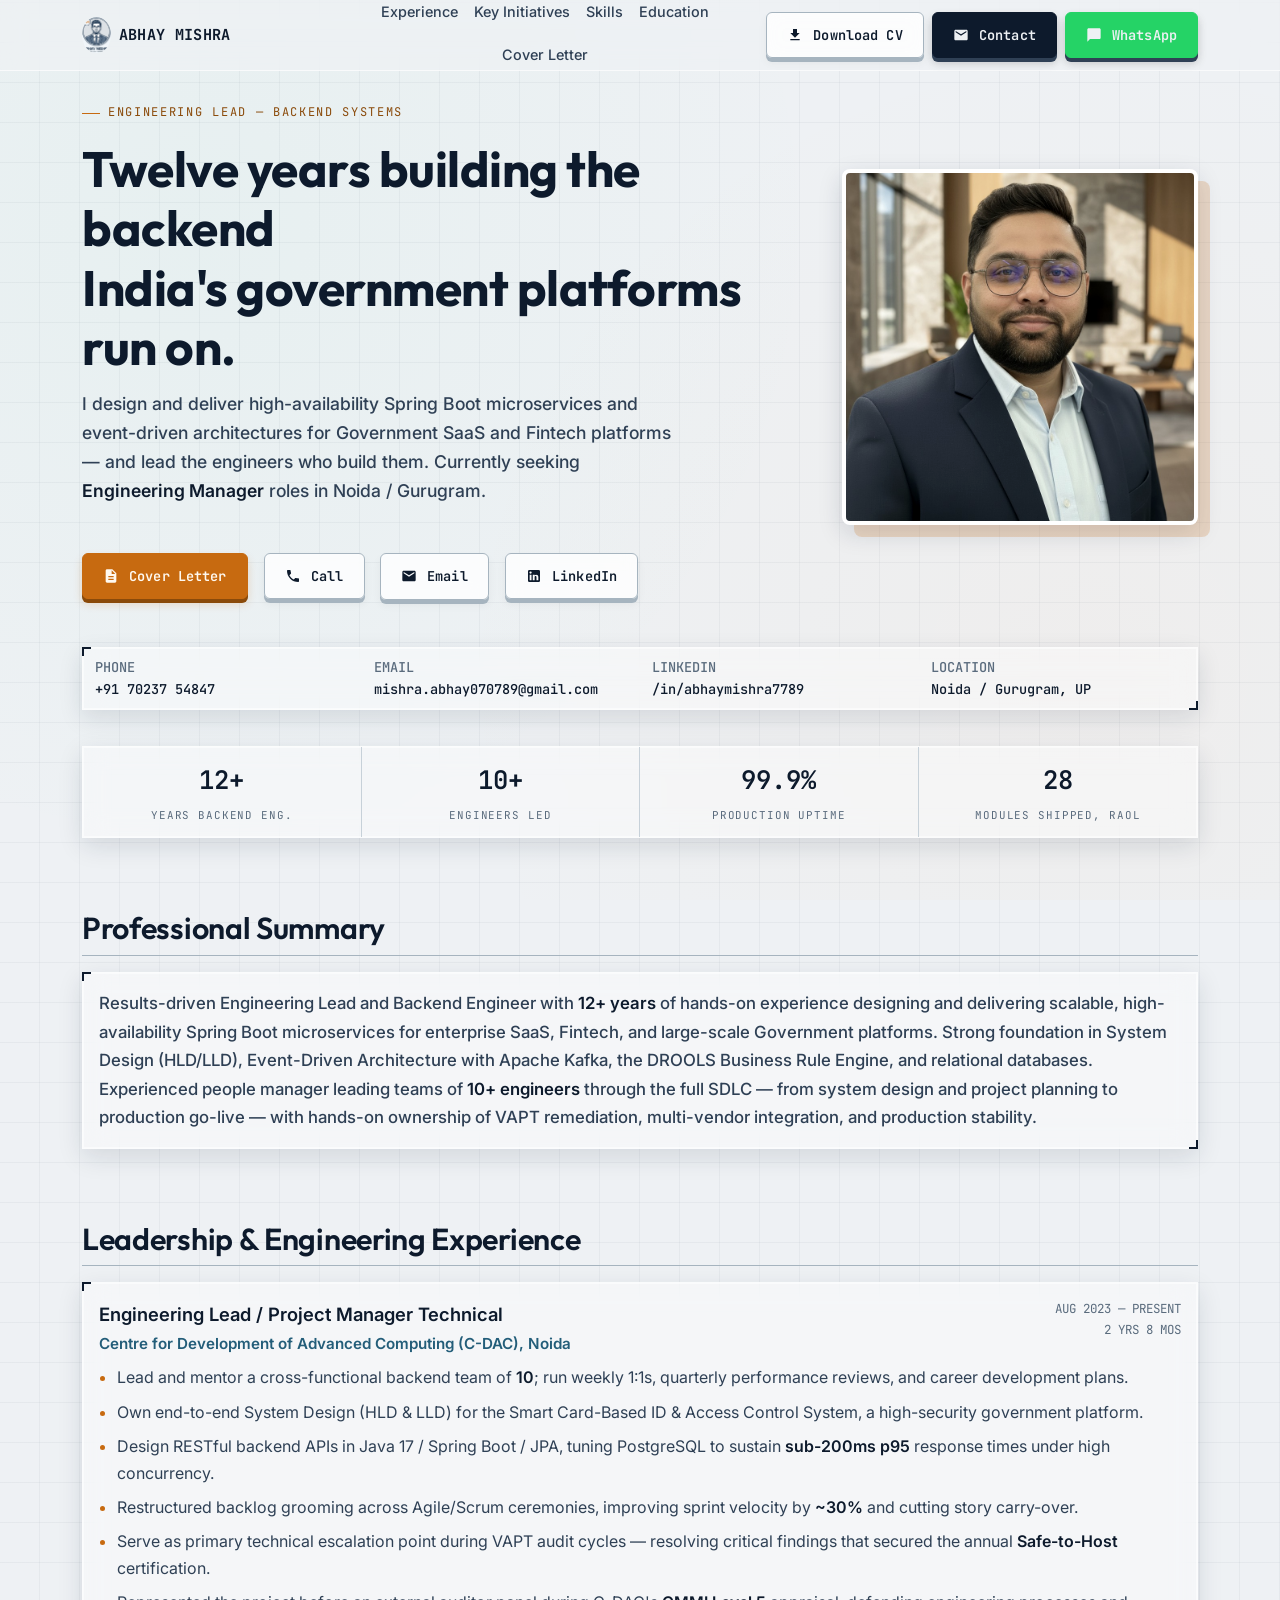
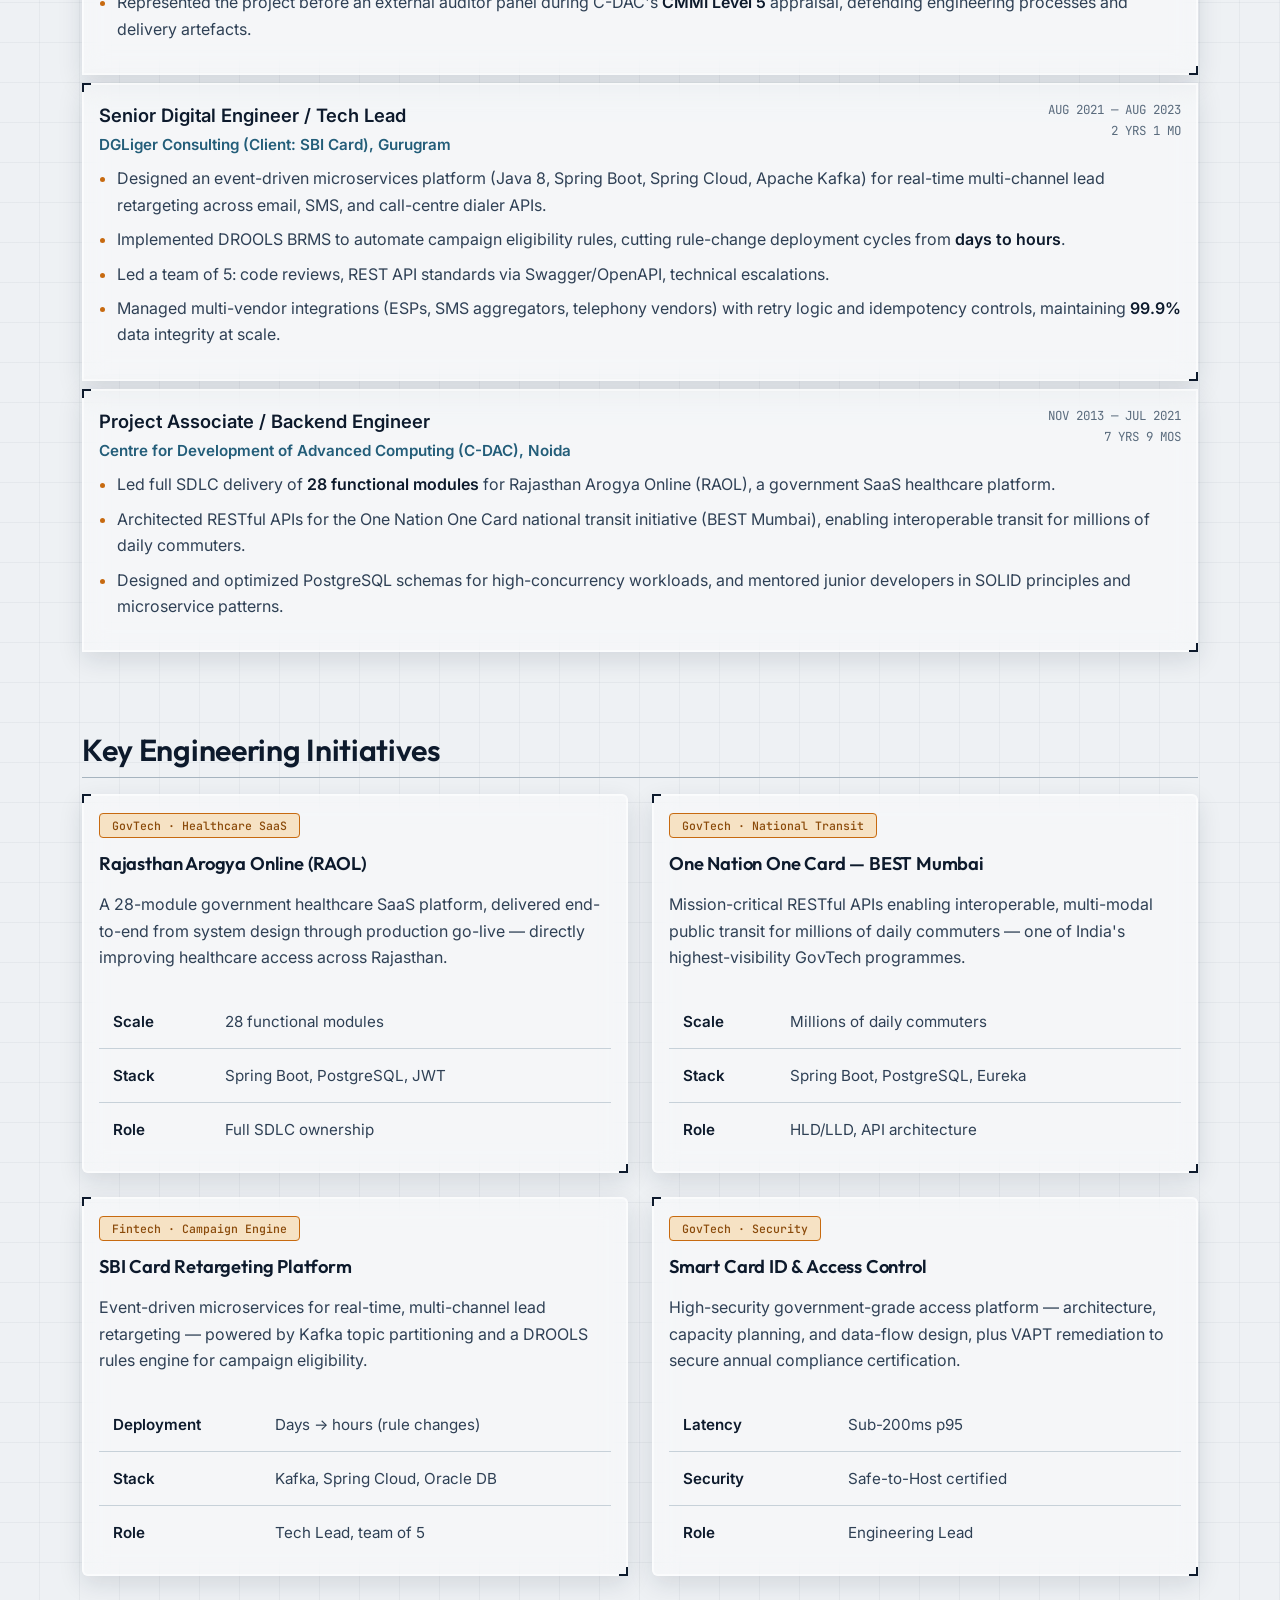
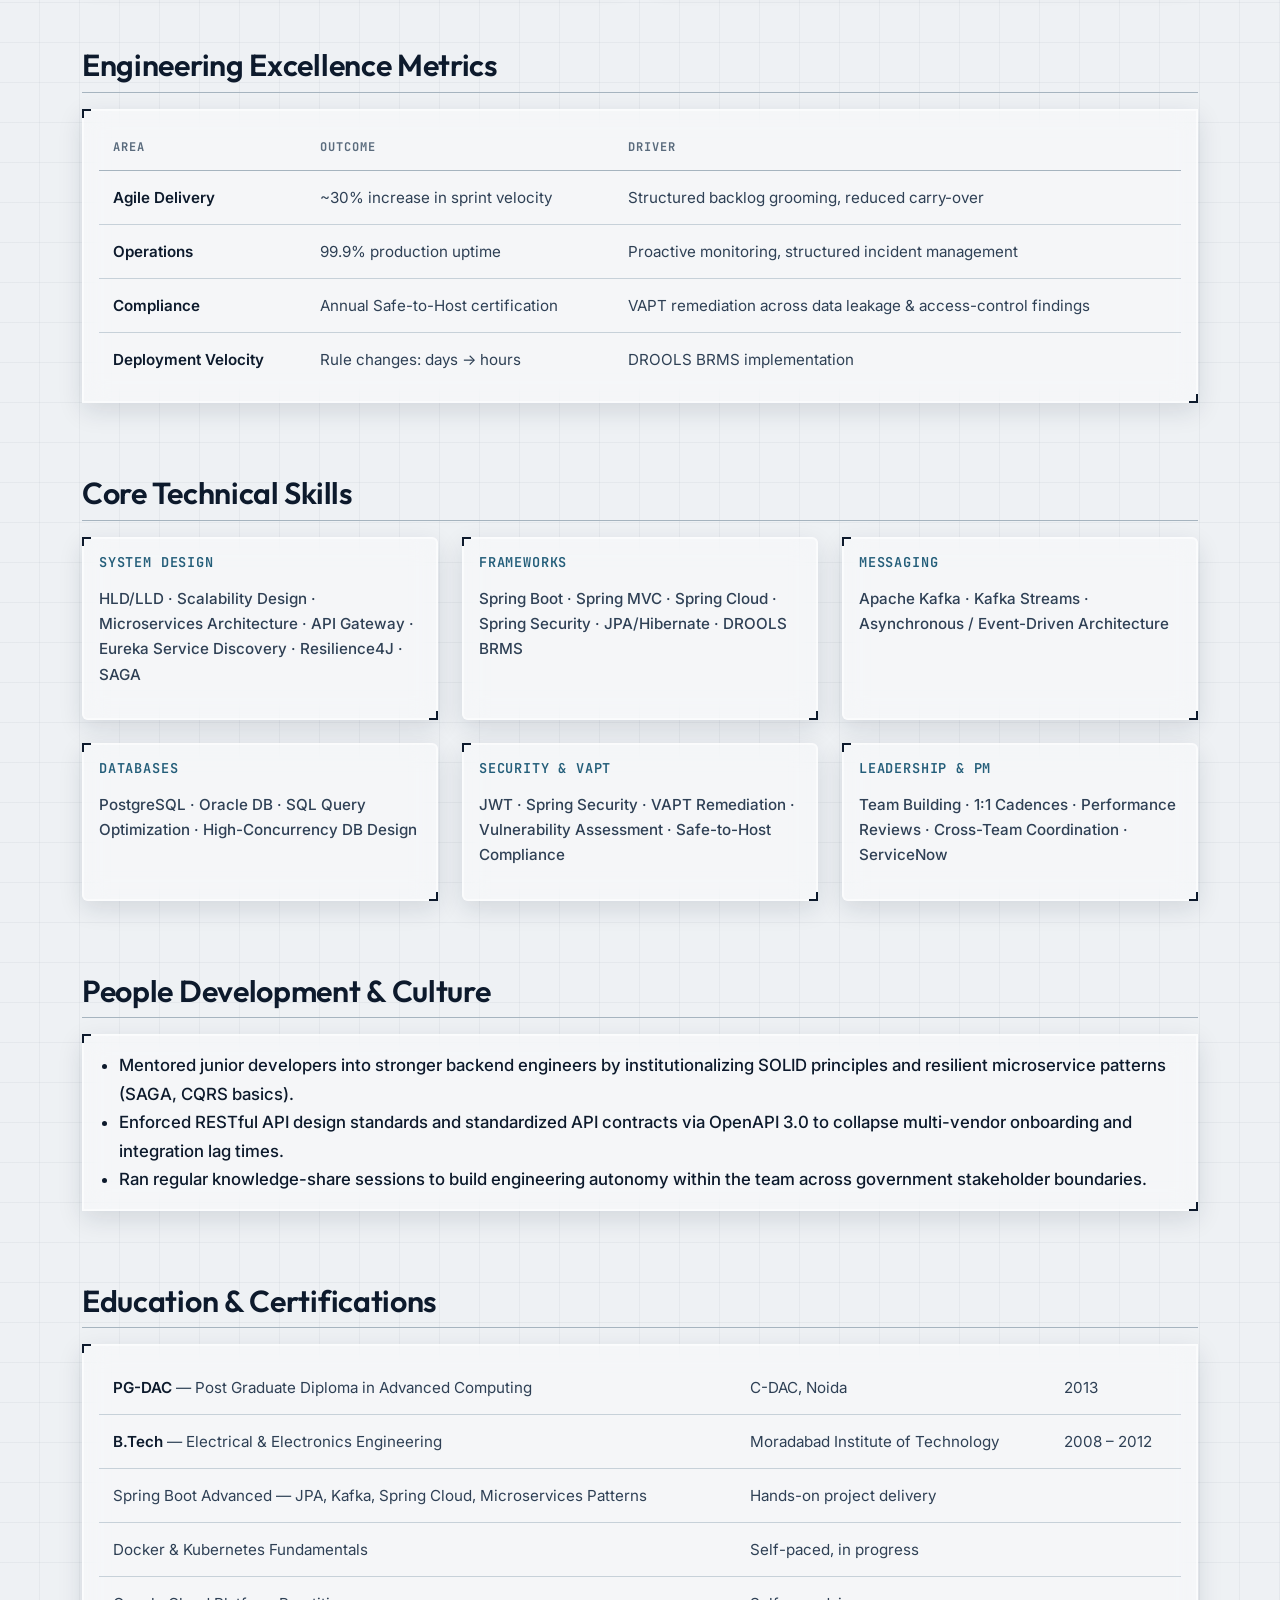
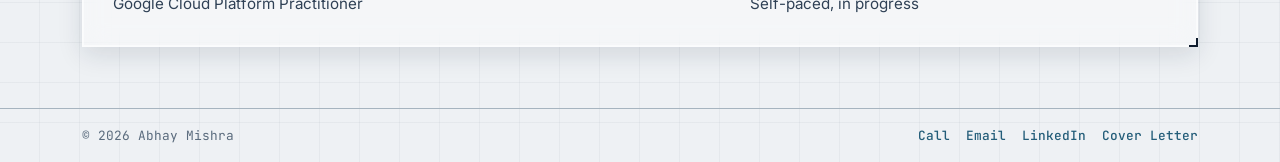
<file: index.html>
<!DOCTYPE html>
<html lang="en">

<head>
  <meta charset="UTF-8">
  <meta name="viewport" content="width=device-width, initial-scale=1.0, maximum-scale=5.0">
  <meta name="description"
    content="Abhay Mishra — Engineering Lead with 12+ years building high-availability Spring Boot microservices for Government and Fintech platforms, now pursuing Engineering Manager roles.">
  <meta name="theme-color" content="#eef1f4">
  <title>Abhay Mishra — Engineering Lead / Aspiring Engineering Manager</title>

  <link rel="preconnect" href="https://fonts.googleapis.com">
  <link rel="preconnect" href="https://fonts.gstatic.com" crossorigin>
  <link href="https://fonts.googleapis.com/css2?family=Inter:wght@400;500;600;700&family=Outfit:wght@400;500;600;700;800&family=JetBrains+Mono:wght@400;500&display=swap" rel="stylesheet">
  <link href="https://cdn.jsdelivr.net/npm/bootstrap@5.3.0/dist/css/bootstrap.min.css" rel="stylesheet">
  <link rel="icon" href="asset/logo.png?v=2" type="image/png">
  <link rel="stylesheet" href="styles.css">
</head>

<body id="app-body">

  <nav class="site-nav no-print">
    <div class="container">
      <div class="row align-items-center text-center text-lg-start gap-3 gap-lg-0">
        <div class="col-12 col-lg-3 d-flex justify-content-center justify-content-lg-start">
          <a href="index.html" class="nav-mark d-flex align-items-center gap-2 text-decoration-none">
            <img src="asset/logo.png" alt="Abhay Mishra Logo" style="height: 36px; width: auto; border-radius: 50%;">
            <span style="color: var(--ink); font-weight: 700;">ABHAY MISHRA</span>
          </a>
        </div>
        <div class="col-12 col-lg-4 nav-links d-flex justify-content-center flex-wrap gap-3">
          <a href="#experience">Experience</a>
          <a href="#work">Key Initiatives</a>
          <a href="#skills">Skills</a>
          <a href="#education">Education</a>
          <a href="cover-letter.html">Cover Letter</a>
        </div>
        <div class="col-12 col-lg-5 d-flex justify-content-center justify-content-lg-end gap-2 flex-wrap">
          <button
            onclick="const a = document.createElement('a'); a.href = 'asset/Abhay_Mishra_Resume.pdf'; a.download = 'Abhay_Mishra_Resume.pdf'; a.click();"
            class="btn btn-secondary no-print">
            <svg class="icon-anim" viewBox="0 0 24 24" style="width: 16px; height: 16px; fill: currentColor;">
              <path d="M19 9h-4V3H9v6H5l7 7 7-7zM5 18v2h14v-2H5z" />
            </svg>
            Download CV
          </button>
          <a href="mailto:mishra.abhay070789@gmail.com" class="btn btn-primary no-print">
            <svg class="icon-anim" viewBox="0 0 24 24">
              <path
                d="M20 4H4c-1.1 0-1.99.9-1.99 2L2 18c0 1.1.9 2 2 2h16c1.1 0 2-.9 2-2V6c0-1.1-.9-2-2-2zm0 4l-8 5-8-5V6l8 5 8-5v2z" />
            </svg>
            Contact
          </a>
          <a href="https://wa.me/917023754847" target="_blank" class="btn btn-primary no-print" style="background-color: #25D366; border-color: #25D366;">
            <svg class="icon-anim" viewBox="0 0 24 24" style="width: 16px; height: 16px; fill: currentColor;">
              <path d="M20 2H4c-1.1 0-2 .9-2 2v18l4-4h14c1.1 0 2-.9 2-2V4c0-1.1-.9-2-2-2z"/>
            </svg>
            WhatsApp
          </a>
        </div>
      </div>
    </div>
  </nav>

  <main class="container" id="portfolio-main">

    <!-- ============ TITLE BLOCK / HERO ============ -->
    <section style="padding-top: var(--space-2xl);">
      <div class="row" style="align-items: center;">

        <!-- Text Content (8 Columns) -->
        <div class="col-12 col-lg-8">
          <span class="eyebrow">Engineering Lead — Backend Systems</span>
          <h1 class="mt-3">Twelve years building the backend<br>India's government platforms run on.</h1>
          <p style="max-width: 600px; font-size: 1.1rem; font-weight: 500; margin-top: var(--space-lg);">
            I design and deliver high-availability Spring Boot microservices and event-driven
            architectures for Government SaaS and Fintech platforms — and lead the engineers
            who build them. Currently seeking <strong>Engineering Manager</strong> roles in
            Noida / Gurugram.
          </p>
          <div class="d-flex gap-3 mt-5 flex-wrap no-print">
            <a href="cover-letter.html" class="btn btn-accent">
              <svg class="icon-anim" viewBox="0 0 24 24" style="width: 16px; height: 16px; fill: currentColor;">
                <path d="M14 2H6c-1.1 0-1.99.9-1.99 2L4 20c0 1.1.89 2 1.99 2H18c1.1 0 2-.9 2-2V8l-6-6zm2 16H8v-2h8v2zm0-4H8v-2h8v2zm-3-5V3.5L18.5 9H13z"/>
              </svg>
              Cover Letter
            </a>
            <a href="tel:+917023754847" class="btn btn-secondary">
              <svg class="icon-anim" viewBox="0 0 24 24" style="width: 16px; height: 16px; fill: currentColor;">
                <path d="M6.62 10.79c1.44 2.83 3.76 5.14 6.59 6.59l2.2-2.2c.27-.27.67-.36 1.02-.24 1.12.37 2.33.57 3.57.57.55 0 1 .45 1 1V20c0 .55-.45 1-1 1-9.39 0-17-7.61-17-17 0-.55.45-1 1-1h3.5c.55 0 1 .45 1 1 0 1.25.2 2.45.57 3.57.11.35.03.74-.25 1.02l-2.2 2.2z"/>
              </svg>
              Call
            </a>
            <a href="mailto:mishra.abhay070789@gmail.com" class="btn btn-secondary">
              <svg class="icon-anim" viewBox="0 0 24 24" style="width: 16px; height: 16px; fill: currentColor;">
                <path d="M20 4H4c-1.1 0-1.99.9-1.99 2L2 18c0 1.1.9 2 2 2h16c1.1 0 2-.9 2-2V6c0-1.1-.9-2-2-2zm0 4l-8 5-8-5V6l8 5 8-5v2z" />
              </svg>
              Email
            </a>
            <a href="https://linkedin.com/in/abhaymishra7789" target="_blank" class="btn btn-secondary">
              <svg class="icon-anim" viewBox="0 0 24 24" style="width: 16px; height: 16px; fill: currentColor;">
                <path d="M19 3a2 2 0 0 1 2 2v14a2 2 0 0 1-2 2H5a2 2 0 0 1-2-2V5a2 2 0 0 1 2-2h14m-.5 15.5v-5.3a3.26 3.26 0 0 0-3.26-3.26c-.85 0-1.84.52-2.32 1.3v-1.11h-2.79v8.37h2.79v-4.93c0-.77.62-1.4 1.39-1.4a1.4 1.4 0 0 1 1.4 1.4v4.93h2.79M6.88 8.56a1.68 1.68 0 0 0 1.68-1.68c0-.93-.75-1.69-1.68-1.69a1.69 1.69 0 0 0-1.69 1.69c0 .93.76 1.68 1.69 1.68m1.39 9.94v-8.37H5.5v8.37h2.77z"/>
              </svg>
              LinkedIn
            </a>
          </div>
        </div>

        <!-- Profile Photograph (4 Columns) -->
        <div class="col-12 col-lg-4 d-flex justify-content-center mt-5 mt-lg-0">
          <div class="tilt-wrapper" style="width: 100%; max-width: 380px;">
            <div class="hero-photo tilt-card" style="width: 100%; aspect-ratio: 1/1;">
              <img src="asset/profile.jpeg" alt="Abhay Mishra">
            </div>
          </div>
        </div>

      </div>

      <!-- Title block: contact metadata, drafting-sheet style -->
      <div class="tilt-wrapper mt-5 reveal">
        <div class="bracketed tilt-card" style="padding: var(--space-md) var(--space-lg); font-family: var(--font-mono); font-size: 0.85rem; font-weight: 500;">
          <div class="row text-center text-md-start">
            <div class="col-12 col-sm-6 col-lg-3 tilt-content-pop mb-3 mb-lg-0">
              <span style="color:var(--ink-dim);">PHONE</span><br>
              <a href="tel:+917023754847" style="text-decoration:none; color:var(--ink);">+91 70237 54847</a>
            </div>
            <div class="col-12 col-sm-6 col-lg-3 tilt-content-pop mb-3 mb-lg-0">
              <span style="color:var(--ink-dim);">EMAIL</span><br>
              <a href="mailto:mishra.abhay070789@gmail.com" style="text-decoration:none; color:var(--ink);">mishra.abhay070789@gmail.com</a>
            </div>
            <div class="col-12 col-sm-6 col-lg-3 tilt-content-pop mb-3 mb-sm-0">
              <span style="color:var(--ink-dim);">LINKEDIN</span><br>
              <a href="https://linkedin.com/in/abhaymishra7789" target="_blank" style="text-decoration:none; color:var(--ink);">/in/abhaymishra7789</a>
            </div>
            <div class="col-12 col-sm-6 col-lg-3 tilt-content-pop">
              <span style="color:var(--ink-dim);">LOCATION</span><br>
              <span style="color:var(--ink);">Noida / Gurugram, UP</span>
            </div>
          </div>
        </div>
      </div>
    </section>

    <!-- ============ READOUT / METRICS STRIP ============ -->
    <section style="padding-top: 0;" class="reveal">
      <div class="tilt-wrapper">
        <div class="readout tilt-card">
          <div class="readout-item tilt-content-pop">
            <span class="readout-value">12+</span>
            <span class="readout-label">Years Backend Eng.</span>
          </div>
          <div class="readout-item tilt-content-pop">
            <span class="readout-value">10+</span>
            <span class="readout-label">Engineers Led</span>
          </div>
          <div class="readout-item tilt-content-pop">
            <span class="readout-value">99.9%</span>
            <span class="readout-label">Production Uptime</span>
          </div>
          <div class="readout-item tilt-content-pop">
            <span class="readout-value">28</span>
            <span class="readout-label">Modules Shipped, RAOL</span>
          </div>
        </div>
      </div>
    </section>

    <!-- ============ SUMMARY ============ -->
    <section id="summary" class="reveal">
      <div class="section-head">
        <h2>Professional Summary</h2>
      </div>
      <div class="tilt-wrapper">
        <div class="bracketed tilt-card" style="padding: var(--space-xl);">
          <p class="tilt-content-pop" style="font-size: 1.05rem; font-weight: 500; line-height: 1.7; margin: 0;">
            Results-driven Engineering Lead and Backend Engineer with <strong>12+ years</strong> of
            hands-on experience designing and delivering scalable, high-availability Spring Boot
            microservices for enterprise SaaS, Fintech, and large-scale Government platforms. Strong
            foundation in System Design (HLD/LLD), Event-Driven Architecture with Apache Kafka, the
            DROOLS Business Rule Engine, and relational databases. Experienced people manager leading
            teams of <strong>10+ engineers</strong> through the full SDLC — from system design and
            project planning to production go-live — with hands-on ownership of VAPT remediation,
            multi-vendor integration, and production stability.
          </p>
        </div>
      </div>
    </section>

    <!-- ============ EXPERIENCE ============ -->
    <section id="experience" class="reveal">
      <div class="section-head">
        <h2>Leadership &amp; Engineering Experience</h2>
      </div>

      <div class="tilt-wrapper role">
        <div class="bracketed tilt-card" style="height: 100%; padding: var(--space-xl);">
          <div class="tilt-content-pop">
            <div class="role-head">
              <div>
                <div class="role-title">Engineering Lead / Project Manager Technical</div>
                <div class="role-org">Centre for Development of Advanced Computing (C-DAC), Noida</div>
              </div>
              <div class="role-meta">AUG 2023 — PRESENT<br>2 YRS 8 MOS</div>
            </div>
            <ul>
              <li>Lead and mentor a cross-functional backend team of <strong>10</strong>; run weekly 1:1s, quarterly
                performance reviews, and career development plans.</li>
              <li>Own end-to-end System Design (HLD &amp; LLD) for the Smart Card-Based ID &amp; Access Control System,
                a high-security government platform.</li>
              <li>Design RESTful backend APIs in Java 17 / Spring Boot / JPA, tuning PostgreSQL to sustain
                <strong>sub-200ms p95</strong> response times under high concurrency.
              </li>
              <li>Restructured backlog grooming across Agile/Scrum ceremonies, improving sprint velocity by
                <strong>~30%</strong> and cutting story carry-over.
              </li>
              <li>Serve as primary technical escalation point during VAPT audit cycles — resolving critical findings
                that secured the annual <strong>Safe-to-Host</strong> certification.</li>
              <li>Represented the project before an external auditor panel during C-DAC's <strong>CMMI Level 5</strong>
                appraisal, defending engineering processes and delivery artefacts.</li>
            </ul>
          </div>
        </div>
      </div>

      <div class="tilt-wrapper role">
        <div class="bracketed tilt-card" style="height: 100%; padding: var(--space-xl);">
          <div class="tilt-content-pop">
            <div class="role-head">
              <div>
                <div class="role-title">Senior Digital Engineer / Tech Lead</div>
                <div class="role-org">DGLiger Consulting (Client: SBI Card), Gurugram</div>
              </div>
              <div class="role-meta">AUG 2021 — AUG 2023<br>2 YRS 1 MO</div>
            </div>
            <ul>
              <li>Designed an event-driven microservices platform (Java 8, Spring Boot, Spring Cloud, Apache Kafka) for
                real-time multi-channel lead retargeting across email, SMS, and call-centre dialer APIs.</li>
              <li>Implemented DROOLS BRMS to automate campaign eligibility rules, cutting rule-change deployment cycles
                from <strong>days to hours</strong>.</li>
              <li>Led a team of 5: code reviews, REST API standards via Swagger/OpenAPI, technical escalations.</li>
              <li>Managed multi-vendor integrations (ESPs, SMS aggregators, telephony vendors) with retry logic and
                idempotency controls, maintaining <strong>99.9%</strong> data integrity at scale.</li>
            </ul>
          </div>
        </div>
      </div>

      <div class="tilt-wrapper role">
        <div class="bracketed tilt-card" style="height: 100%; padding: var(--space-xl);">
          <div class="tilt-content-pop">
            <div class="role-head">
              <div>
                <div class="role-title">Project Associate / Backend Engineer</div>
                <div class="role-org">Centre for Development of Advanced Computing (C-DAC), Noida</div>
              </div>
              <div class="role-meta">NOV 2013 — JUL 2021<br>7 YRS 9 MOS</div>
            </div>
            <ul>
              <li>Led full SDLC delivery of <strong>28 functional modules</strong> for Rajasthan Arogya Online (RAOL), a
                government SaaS healthcare platform.</li>
              <li>Architected RESTful APIs for the One Nation One Card national transit initiative (BEST Mumbai),
                enabling interoperable transit for millions of daily commuters.</li>
              <li>Designed and optimized PostgreSQL schemas for high-concurrency workloads, and mentored junior
                developers in SOLID principles and microservice patterns.</li>
            </ul>
          </div>
        </div>
      </div>
    </section>

    <!-- ============ SELECTED WORK ============ -->
    <section id="work" class="reveal">
      <div class="section-head">
        <h2>Key Engineering Initiatives</h2>
      </div>

      <div class="d-flex flex-wrap gap-4">
        <div class="tilt-wrapper" style="flex: 1 1 calc(50% - 24px); min-width: 280px;">
          <div class="bracketed card tilt-card" style="height: 100%;">
            <div class="tilt-content-pop">
              <span class="tag tag-accent">GovTech · Healthcare SaaS</span>
              <h3 class="mt-3">Rajasthan Arogya Online (RAOL)</h3>
              <p class="mt-3">A 28-module government healthcare SaaS platform, delivered end-to-end from system design
                through production go-live — directly improving healthcare access across Rajasthan.</p>
              <table class="spec-table mt-4">
                <tr>
                  <td><strong>Scale</strong></td>
                  <td>28 functional modules</td>
                </tr>
                <tr>
                  <td><strong>Stack</strong></td>
                  <td>Spring Boot, PostgreSQL, JWT</td>
                </tr>
                <tr>
                  <td><strong>Role</strong></td>
                  <td>Full SDLC ownership</td>
                </tr>
              </table>
            </div>
          </div>
        </div>

        <div class="tilt-wrapper" style="flex: 1 1 calc(50% - 24px); min-width: 280px;">
          <div class="bracketed card tilt-card" style="height: 100%;">
            <div class="tilt-content-pop">
              <span class="tag tag-accent">GovTech · National Transit</span>
              <h3 class="mt-3">One Nation One Card — BEST Mumbai</h3>
              <p class="mt-3">Mission-critical RESTful APIs enabling interoperable, multi-modal public transit for
                millions of daily commuters — one of India's highest-visibility GovTech programmes.</p>
              <table class="spec-table mt-4">
                <tr>
                  <td><strong>Scale</strong></td>
                  <td>Millions of daily commuters</td>
                </tr>
                <tr>
                  <td><strong>Stack</strong></td>
                  <td>Spring Boot, PostgreSQL, Eureka</td>
                </tr>
                <tr>
                  <td><strong>Role</strong></td>
                  <td>HLD/LLD, API architecture</td>
                </tr>
              </table>
            </div>
          </div>
        </div>

        <div class="tilt-wrapper" style="flex: 1 1 calc(50% - 24px); min-width: 280px;">
          <div class="bracketed card tilt-card" style="height: 100%;">
            <div class="tilt-content-pop">
              <span class="tag tag-accent">Fintech · Campaign Engine</span>
              <h3 class="mt-3">SBI Card Retargeting Platform</h3>
              <p class="mt-3">Event-driven microservices for real-time, multi-channel lead retargeting — powered by
                Kafka topic partitioning and a DROOLS rules engine for campaign eligibility.</p>
              <table class="spec-table mt-4">
                <tr>
                  <td><strong>Deployment</strong></td>
                  <td>Days → hours (rule changes)</td>
                </tr>
                <tr>
                  <td><strong>Stack</strong></td>
                  <td>Kafka, Spring Cloud, Oracle DB</td>
                </tr>
                <tr>
                  <td><strong>Role</strong></td>
                  <td>Tech Lead, team of 5</td>
                </tr>
              </table>
            </div>
          </div>
        </div>

        <div class="tilt-wrapper" style="flex: 1 1 calc(50% - 24px); min-width: 280px;">
          <div class="bracketed card tilt-card" style="height: 100%;">
            <div class="tilt-content-pop">
              <span class="tag tag-accent">GovTech · Security</span>
              <h3 class="mt-3">Smart Card ID &amp; Access Control</h3>
              <p class="mt-3">High-security government-grade access platform — architecture, capacity planning, and
                data-flow design, plus VAPT remediation to secure annual compliance certification.</p>
              <table class="spec-table mt-4">
                <tr>
                  <td><strong>Latency</strong></td>
                  <td>Sub-200ms p95</td>
                </tr>
                <tr>
                  <td><strong>Security</strong></td>
                  <td>Safe-to-Host certified</td>
                </tr>
                <tr>
                  <td><strong>Role</strong></td>
                  <td>Engineering Lead</td>
                </tr>
              </table>
            </div>
          </div>
        </div>
      </div>
    </section>

    <!-- ============ METRICS ============ -->
    <section id="impact" class="reveal">
      <div class="section-head">
        <h2>Engineering Excellence Metrics</h2>
      </div>
      <div class="tilt-wrapper">
        <div class="bracketed tilt-card" style="padding: var(--space-xl);">
          <div class="tilt-content-pop">
            <table class="spec-table">
              <thead>
                <tr>
                  <th>Area</th>
                  <th>Outcome</th>
                  <th>Driver</th>
                </tr>
              </thead>
              <tbody>
                <tr>
                  <td><strong>Agile Delivery</strong></td>
                  <td>~30% increase in sprint velocity</td>
                  <td>Structured backlog grooming, reduced carry-over</td>
                </tr>
                <tr>
                  <td><strong>Operations</strong></td>
                  <td>99.9% production uptime</td>
                  <td>Proactive monitoring, structured incident management</td>
                </tr>
                <tr>
                  <td><strong>Compliance</strong></td>
                  <td>Annual Safe-to-Host certification</td>
                  <td>VAPT remediation across data leakage &amp; access-control findings</td>
                </tr>
                <tr>
                  <td><strong>Deployment Velocity</strong></td>
                  <td>Rule changes: days → hours</td>
                  <td>DROOLS BRMS implementation</td>
                </tr>
              </tbody>
            </table>
          </div>
        </div>
      </div>
    </section>

    <!-- ============ SKILLS ============ -->
    <section id="skills" class="reveal">
      <div class="section-head">
        <h2>Core Technical Skills</h2>
      </div>
      <div class="d-flex flex-wrap gap-4">
        <div class="tilt-wrapper" style="flex: 1 1 calc(33.33% - 24px); min-width: 240px;">
          <div class="bracketed card tilt-card" style="height: 100%;">
            <div class="tilt-content-pop">
              <h4
                style="color: var(--steel); font-family: var(--font-mono); font-size: 0.85rem; text-transform: uppercase; letter-spacing: 0.06em;">
                System Design</h4>
              <p class="mt-3" style="color: var(--ink-soft); font-size: 0.95rem; font-weight: 500;">HLD/LLD ·
                Scalability Design · Microservices Architecture · API Gateway · Eureka Service Discovery · Resilience4J
                · SAGA</p>
            </div>
          </div>
        </div>
        <div class="tilt-wrapper" style="flex: 1 1 calc(33.33% - 24px); min-width: 240px;">
          <div class="bracketed card tilt-card" style="height: 100%;">
            <div class="tilt-content-pop">
              <h4
                style="color: var(--steel); font-family: var(--font-mono); font-size: 0.85rem; text-transform: uppercase; letter-spacing: 0.06em;">
                Frameworks</h4>
              <p class="mt-3" style="color: var(--ink-soft); font-size: 0.95rem; font-weight: 500;">Spring Boot ·
                Spring MVC · Spring Cloud · Spring Security · JPA/Hibernate · DROOLS BRMS</p>
            </div>
          </div>
        </div>
        <div class="tilt-wrapper" style="flex: 1 1 calc(33.33% - 24px); min-width: 240px;">
          <div class="bracketed card tilt-card" style="height: 100%;">
            <div class="tilt-content-pop">
              <h4
                style="color: var(--steel); font-family: var(--font-mono); font-size: 0.85rem; text-transform: uppercase; letter-spacing: 0.06em;">
                Messaging</h4>
              <p class="mt-3" style="color: var(--ink-soft); font-size: 0.95rem; font-weight: 500;">Apache Kafka ·
                Kafka Streams · Asynchronous / Event-Driven Architecture</p>
            </div>
          </div>
        </div>
        <div class="tilt-wrapper" style="flex: 1 1 calc(33.33% - 24px); min-width: 240px;">
          <div class="bracketed card tilt-card" style="height: 100%;">
            <div class="tilt-content-pop">
              <h4
                style="color: var(--steel); font-family: var(--font-mono); font-size: 0.85rem; text-transform: uppercase; letter-spacing: 0.06em;">
                Databases</h4>
              <p class="mt-3" style="color: var(--ink-soft); font-size: 0.95rem; font-weight: 500;">PostgreSQL · Oracle
                DB · SQL Query Optimization · High-Concurrency DB Design</p>
            </div>
          </div>
        </div>
        <div class="tilt-wrapper" style="flex: 1 1 calc(33.33% - 24px); min-width: 240px;">
          <div class="bracketed card tilt-card" style="height: 100%;">
            <div class="tilt-content-pop">
              <h4
                style="color: var(--steel); font-family: var(--font-mono); font-size: 0.85rem; text-transform: uppercase; letter-spacing: 0.06em;">
                Security &amp; VAPT</h4>
              <p class="mt-3" style="color: var(--ink-soft); font-size: 0.95rem; font-weight: 500;">JWT · Spring
                Security · VAPT Remediation · Vulnerability Assessment · Safe-to-Host Compliance</p>
            </div>
          </div>
        </div>
        <div class="tilt-wrapper" style="flex: 1 1 calc(33.33% - 24px); min-width: 240px;">
          <div class="bracketed card tilt-card" style="height: 100%;">
            <div class="tilt-content-pop">
              <h4
                style="color: var(--steel); font-family: var(--font-mono); font-size: 0.85rem; text-transform: uppercase; letter-spacing: 0.06em;">
                Leadership &amp; PM</h4>
              <p class="mt-3" style="color: var(--ink-soft); font-size: 0.95rem; font-weight: 500;">Team Building · 1:1
                Cadences · Performance Reviews · Cross-Team Coordination · ServiceNow</p>
            </div>
          </div>
        </div>
      </div>
    </section>

    <!-- ============ PEOPLE & CULTURE ============ -->
    <section id="culture" class="reveal">
      <div class="section-head">
        <h2>People Development &amp; Culture</h2>
      </div>
      <div class="tilt-wrapper">
        <div class="bracketed tilt-card" style="padding: var(--space-xl);">
          <ul class="tilt-content-pop" style="font-weight: 500; font-size: 1.05rem; margin: 0; line-height: 1.7; padding-left: 20px;">
            <li>Mentored junior developers into stronger backend engineers by institutionalizing SOLID principles and resilient microservice patterns (SAGA, CQRS basics).</li>
            <li>Enforced RESTful API design standards and standardized API contracts via OpenAPI 3.0 to collapse multi-vendor onboarding and integration lag times.</li>
            <li>Ran regular knowledge-share sessions to build engineering autonomy within the team across government stakeholder boundaries.</li>
          </ul>
        </div>
      </div>
    </section>

    <!-- ============ EDUCATION ============ -->
    <section id="education" class="reveal">
      <div class="section-head">
        <h2>Education &amp; Certifications</h2>
      </div>
      <div class="tilt-wrapper">
        <div class="bracketed tilt-card" style="padding: var(--space-xl);">
          <div class="tilt-content-pop">
            <table class="spec-table">
              <tbody>
                <tr>
                  <td><strong>PG-DAC</strong> — Post Graduate Diploma in Advanced Computing</td>
                  <td>C-DAC, Noida</td>
                  <td>2013</td>
                </tr>
                <tr>
                  <td><strong>B.Tech</strong> — Electrical &amp; Electronics Engineering</td>
                  <td>Moradabad Institute of Technology</td>
                  <td>2008 – 2012</td>
                </tr>
                <tr>
                  <td>Spring Boot Advanced — JPA, Kafka, Spring Cloud, Microservices Patterns</td>
                  <td colspan="2">Hands-on project delivery</td>
                </tr>
                <tr>
                  <td>Docker &amp; Kubernetes Fundamentals</td>
                  <td colspan="2">Self-paced, in progress</td>
                </tr>
                <tr>
                  <td>Google Cloud Platform Practitioner</td>
                  <td colspan="2">Self-paced, in progress</td>
                </tr>
              </tbody>
            </table>
          </div>
        </div>
      </div>
    </section>

  </main>

  <footer class="site-foot no-print">
    <div class="container foot-row">
      <span>© 2026 Abhay Mishra</span>
      <div class="d-flex gap-3">
        <a href="tel:+917023754847">Call</a>
        <a href="mailto:mishra.abhay070789@gmail.com">Email</a>
        <a href="https://linkedin.com/in/abhaymishra7789" target="_blank">LinkedIn</a>
        <a href="cover-letter.html">Cover Letter</a>
      </div>
    </div>
  </footer>

  <script>
    // ---- Scroll-reveal ----
    const observer = new IntersectionObserver((entries) => {
      entries.forEach(entry => {
        if (entry.isIntersecting) entry.target.classList.add('active');
      });
    }, { threshold: 0.1 });
    document.querySelectorAll('.reveal').forEach(el => {
      observer.observe(el);
    });

    // ---- 3D Tilt Engine ----
    document.querySelectorAll('.tilt-wrapper').forEach(wrapper => {
      const card = wrapper.querySelector('.tilt-card');

      wrapper.addEventListener('mousemove', (e) => {
        const rect = wrapper.getBoundingClientRect();
        const x = e.clientX - rect.left;
        const y = e.clientY - rect.top;
        const centerX = rect.width / 2;
        const centerY = rect.height / 2;
        const rotateX = ((y - centerY) / centerY) * -15; // Increased depth
        const rotateY = ((x - centerX) / centerX) * 15;

        card.style.setProperty('--rx', `${rotateX}deg`);
        card.style.setProperty('--ry', `${rotateY}deg`);
      });

      wrapper.addEventListener('mouseleave', () => {
        card.style.setProperty('--rx', `0deg`);
        card.style.setProperty('--ry', `0deg`);
      });
    });
  </script>
</body>

</html>
</file>
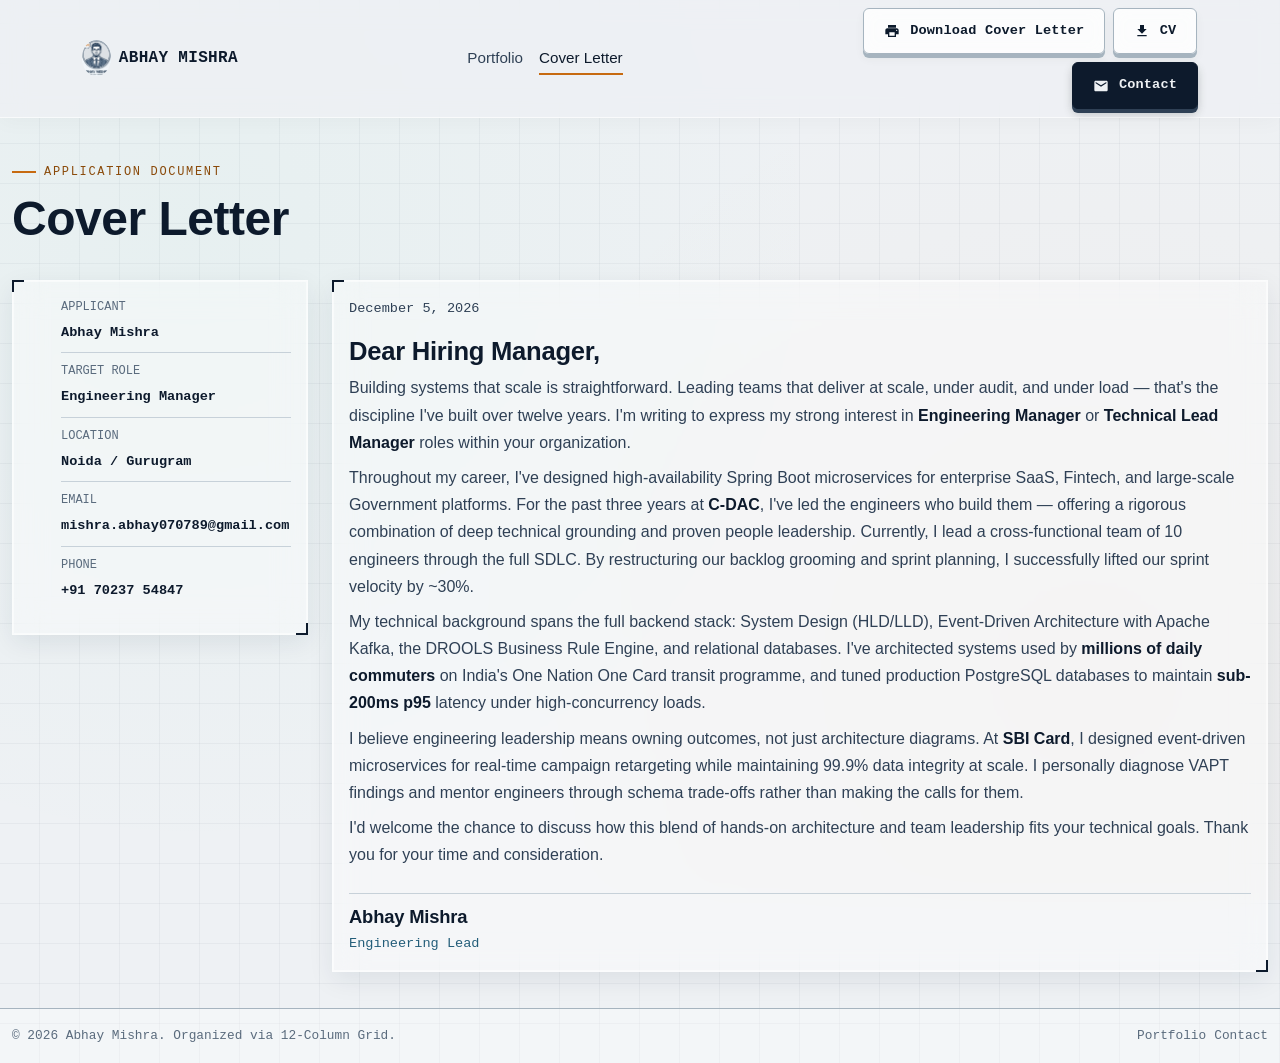
<file: cover-letter.html>
<!DOCTYPE html>
<html lang="en">

<head>
  <meta charset="UTF-8">
  <meta name="viewport" content="width=device-width, initial-scale=1.0, maximum-scale=5.0">
  <meta name="description" content="Cover Letter — Abhay Mishra, Engineering Lead">
  <title>Cover Letter — Abhay Mishra</title>

  <link rel="preconnect" href="https://fonts.googleapis.com">
  <link rel="preconnect" href="https://fonts.gstatic.com" crossorigin>
  <link
    href="https://fonts.googleapis.com/css2?family=Inter:wght@400;500;600;700&family=Outfit:wght@400;500;600;700;800&family=JetBrains+Mono:wght@400;500&display=swap"
    rel="stylesheet">
  <link href="https://cdn.jsdelivr.net/npm/bootstrap@5.3.0/dist/css/bootstrap.min.css" rel="stylesheet">
  <link rel="icon" href="asset/logo.png?v=2" type="image/png">

  <style>
    /* ==========================================================================
   COVER LETTER — 12-COLUMN GRID DESIGN SYSTEM
   ========================================================================== */

    :root {
      /* Colors */
      --paper: #eef1f4;
      --paper-alt: #e3e8ec;
      --panel: #ffffff;
      --ink: #0d1a2c;
      --ink-soft: #2f4055;
      --ink-dim: #5a6b7d;
      --line: #c7d1d9;
      --line-strong: #a6b4bf;
      --accent: #c76a10;
      --accent-ink: #8a4a0a;
      --accent-soft: #f6e2c4;
      --steel: #235d79;

      /* Type */
      --font-display: 'Space Grotesk', 'IBM Plex Sans Condensed', sans-serif;
      --font-body: 'IBM Plex Sans', -apple-system, sans-serif;
      --font-mono: 'IBM Plex Mono', ui-monospace, monospace;

      /* Spacing */
      --space-xs: 2px;
      --space-sm: 4px;
      --space-md: 8px;
      --space-lg: 12px;
      --space-xl: 16px;
      --space-2xl: 24px;
      --space-3xl: 36px;

      --radius: 3px;
      --transition: all 0.3s cubic-bezier(0.25, 1, 0.5, 1);
      --gutter: clamp(16px, 2vw, 24px);
    }

    * {
      margin: 0;
      padding: 0;
      box-sizing: border-box;
      -webkit-font-smoothing: antialiased;
    }

    body {
      font-family: var(--font-body);
      color: var(--ink);
      background-image:
        radial-gradient(circle at 15% 25%, rgba(52, 211, 153, 0.04) 0%, transparent 50%),
        radial-gradient(circle at 85% 75%, rgba(251, 146, 60, 0.04) 0%, transparent 50%),
        repeating-linear-gradient(0deg, transparent, transparent 39px, rgba(18, 35, 58, 0.045) 39px, rgba(18, 35, 58, 0.045) 40px),
        repeating-linear-gradient(90deg, transparent, transparent 39px, rgba(18, 35, 58, 0.045) 39px, rgba(18, 35, 58, 0.045) 40px);
      background-color: var(--paper);
      background-attachment: fixed, fixed, scroll, scroll;
      line-height: 1.7;
      font-size: 16px;
      min-height: 100vh;
      display: flex;
      flex-direction: column;
    }

    a {
      color: inherit;
      text-decoration: none;
    }

    img {
      max-width: 100%;
      display: block;
    }

    /* ---- Typography ---- */
    h1,
    h2,
    h3,
    h4 {
      font-family: var(--font-display);
      color: var(--ink);
      font-weight: 700;
      letter-spacing: -0.01em;
      line-height: 1.2;
    }

    h1 {
      font-size: clamp(2.2rem, 4vw, 3rem);
    }

    h2 {
      font-size: clamp(1.4rem, 2vw, 1.8rem);
      margin-bottom: var(--space-md);
    }

    h3 {
      font-size: 1.15rem;
      color: var(--steel);
      margin-bottom: var(--space-sm);
    }

    p {
      color: var(--ink-soft);
      margin-bottom: var(--space-md);
    }

    strong {
      color: var(--ink);
      font-weight: 600;
    }

    .eyebrow {
      font-family: var(--font-mono);
      font-size: 0.75rem;
      letter-spacing: 0.14em;
      text-transform: uppercase;
      color: var(--accent-ink);
      display: inline-flex;
      align-items: center;
      gap: 8px;
      margin-bottom: var(--space-md);
    }

    .eyebrow::before {
      content: '';
      width: 24px;
      height: 2px;
      background: var(--accent);
    }

    /* ---- 12-Column Grid System ---- */
    .grid-container {
      max-width: 1400px;
      margin: 0 auto;
      padding: 0 var(--space-lg);
      width: 100%;
    }

    .grid-12 {
      display: grid;
      grid-template-columns: repeat(12, 1fr);
      gap: var(--gutter);
      align-items: start;
      /* allow independent column heights */
    }

    /* Grid Column Spans */
    .col-12 col-md-12 col-md-1 {
      grid-column: span 1;
    }

    .col-12 col-md-12 col-md-2 {
      grid-column: span 2;
    }

    .col-12 col-md-12 col-md-3 {
      grid-column: span 3;
    }

    .col-12 col-md-12 col-md-4 {
      grid-column: span 4;
    }

    .col-12 col-md-12 col-md-5 {
      grid-column: span 5;
    }

    .col-12 col-md-12 col-md-6 {
      grid-column: span 6;
    }

    .col-12 col-md-12 col-md-7 {
      grid-column: span 7;
    }

    .col-12 col-md-12 col-md-8 {
      grid-column: span 8;
    }

    .col-12 col-md-12 col-md-9 {
      grid-column: span 9;
    }

    .col-12 col-md-12 col-md-10 {
      grid-column: span 10;
    }

    .col-12 col-md-12 col-md-11 {
      grid-column: span 11;
    }

    .col-12 col-md-12 {
      grid-column: span 12;
    }

    /* Responsive Grid Adjustments */
    @media (max-width: 992px) {

      /* Tablet: 12-col becomes an 8-col logical or splits spans */
      .grid-12 .col-12 col-md-12 col-md-8,
      .grid-12 .col-12 col-md-12 col-md-9 {
        grid-column: span 12;
      }

      .grid-12 .col-12 col-md-12 col-md-3,
      .grid-12 .col-12 col-md-12 col-md-4 {
        grid-column: span 6;
      }

      .grid-12 .col-12 col-md-12 col-md-6 {
        grid-column: span 12;
      }
    }

    @media (max-width: 768px) {

      /* Mobile: everything stacks to 12 cols */
      .grid-12>div,
      .grid-12>nav,
      .grid-12>header,
      .grid-12>main,
      .grid-12>aside,
      .grid-12>footer,
      .grid-12 [class*="col-"] {
        grid-column: span 12 !important;
      }
    }

    /* ---- Glassmorphism UI & Components ---- */
    .glass-panel {
      position: relative;
      background: rgba(255, 255, 255, 0.4);
      backdrop-filter: blur(16px);
      -webkit-backdrop-filter: blur(16px);
      border: 1px solid rgba(255, 255, 255, 0.6);
      box-shadow: 0 8px 24px rgba(18, 35, 58, 0.08), inset 0 0 0 1px rgba(255, 255, 255, 0.5);
      padding: var(--space-xl);
      transition: var(--transition);
    }

    .glass-panel:hover {
      background: rgba(255, 255, 255, 0.65);
      box-shadow: 0 12px 32px rgba(18, 35, 58, 0.12), inset 0 0 0 1px rgba(255, 255, 255, 0.7);
    }

    /* Bracket motif applied on top of glass */
    .bracketed::before,
    .bracketed::after {
      content: '';
      position: absolute;
      width: 12px;
      height: 12px;
      pointer-events: none;
    }

    .bracketed::before {
      top: -1px;
      left: -1px;
      border-top: 2px solid var(--ink);
      border-left: 2px solid var(--ink);
    }

    .bracketed::after {
      bottom: -1px;
      right: -1px;
      border-bottom: 2px solid var(--ink);
      border-right: 2px solid var(--ink);
    }

    /* ---- Navigation Bar ---- */
    .site-nav {
      position: sticky;
      top: 0;
      z-index: 100;
      background: rgba(238, 241, 244, 0.8);
      backdrop-filter: blur(12px);
      border-bottom: 1px solid rgba(255, 255, 255, 0.6);
      box-shadow: 0 4px 20px rgba(0, 0, 0, 0.03);
      padding: var(--space-md) 0;
    }

    /* Grid alignment within nav */
    .nav-grid {
      align-items: center;
    }

    .nav-mark {
      display: flex;
      align-items: center;
      gap: var(--space-sm);
      font-family: var(--font-mono);
      font-weight: 700;
      color: var(--ink);
      font-size: 1rem;
      letter-spacing: 0.02em;
    }

    .nav-mark .mono-box {
      width: 32px;
      height: 32px;
      border: 2px solid var(--ink);
      display: flex;
      align-items: center;
      justify-content: center;
      font-size: 0.8rem;
    }

    .nav-links {
      display: flex;
      justify-content: center;
      gap: var(--space-xl);
      font-family: var(--font-body);
      font-weight: 500;
      font-size: 0.95rem;
    }

    .nav-links a {
      color: var(--ink-soft);
      position: relative;
      padding: 4px 0;
      transition: var(--transition);
    }

    .nav-links a::after {
      content: '';
      position: absolute;
      bottom: 0;
      left: 0;
      width: 0%;
      height: 2px;
      background: var(--accent);
      transition: var(--transition);
    }

    .nav-links a:hover,
    .nav-links a.active {
      color: var(--ink);
    }

    .nav-links a:hover::after,
    .nav-links a.active::after {
      width: 100%;
    }

    .nav-actions {
      display: flex;
      justify-content: flex-end;
      gap: var(--space-sm);
    }

    /* ---- Buttons ---- */
    .btn {
      display: inline-flex;
      align-items: center;
      justify-content: center;
      gap: 10px;
      padding: 12px 20px;
      font-family: var(--font-mono);
      font-size: 0.85rem;
      font-weight: 600;
      text-decoration: none;
      cursor: pointer;
      border-radius: 6px;
      transition: transform 0.15s ease-out, box-shadow 0.15s ease-out, background 0.2s ease-out;
      letter-spacing: 0.01em;
      position: relative;
      transform: translateY(0);
      border: 1px solid transparent;
    }

    .btn-primary {
      background: var(--ink);
      color: var(--paper);
      border-color: var(--ink);
      box-shadow: 0 4px 0 var(--ink-soft), 0 5px 10px rgba(0, 0, 0, 0.2);
    }

    .btn-primary:hover {
      background: var(--accent-ink);
      border-color: var(--accent-ink);
      transform: translateY(2px);
      box-shadow: 0 2px 0 var(--ink-soft), 0 3px 5px rgba(0, 0, 0, 0.2);
    }

    .btn-primary:active {
      transform: translateY(4px);
      box-shadow: 0 0 0 var(--ink-soft), 0 0 0 rgba(0, 0, 0, 0.2);
    }

    .btn-secondary {
      background: rgba(255, 255, 255, 0.8);
      backdrop-filter: blur(8px);
      color: var(--ink);
      border-color: var(--line-strong);
      box-shadow: 0 4px 0 var(--line-strong), 0 5px 10px rgba(0, 0, 0, 0.05);
    }

    .btn-secondary:hover {
      background: var(--panel);
      border-color: var(--ink);
      transform: translateY(2px);
      box-shadow: 0 2px 0 var(--ink-dim), 0 3px 5px rgba(0, 0, 0, 0.1);
    }

    .btn-secondary:active {
      transform: translateY(4px);
      box-shadow: 0 0 0 var(--ink-dim), 0 0 0 rgba(0, 0, 0, 0.1);
    }

    /* Icons */
    .icon {
      width: 18px;
      height: 18px;
      fill: currentColor;
      transition: transform 0.3s cubic-bezier(0.175, 0.885, 0.32, 1.275);
    }

    .btn:hover .icon {
      transform: translateY(2px) scale(1.1);
    }

    /* ---- Layout Spacing ---- */
    .page-header {
      margin-top: var(--space-3xl);
      margin-bottom: var(--space-2xl);
    }

    /* ---- Sidebar & Content ---- */
    .contact-list {
      list-style: none;
      font-family: var(--font-mono);
      font-size: 0.85rem;
    }

    .contact-list li {
      margin-bottom: var(--space-md);
      padding-bottom: var(--space-md);
      border-bottom: 1px solid var(--line);
    }

    .contact-list li:last-child {
      margin-bottom: 0;
      padding-bottom: 0;
      border-bottom: none;
    }

    .contact-label {
      display: block;
      color: var(--ink-dim);
      font-size: 0.75rem;
      text-transform: uppercase;
      margin-bottom: 4px;
    }

    .contact-value {
      color: var(--ink);
      font-weight: 600;
    }

    /* ---- Footer ---- */
    .site-foot {
      margin-top: auto;
      border-top: 1px solid var(--line-strong);
      padding: var(--space-xl) 0;
      background: rgba(255, 255, 255, 0.3);
    }

    .foot-content {
      display: flex;
      justify-content: space-between;
      align-items: center;
      font-family: var(--font-mono);
      font-size: 0.8rem;
      color: var(--ink-dim);
    }

    /* ---- Print Engine ---- */
    @media print {
      @page {
        margin: 1.5cm;
        size: A4 portrait;
      }

      body {
        background: #ffffff !important;
        background-image: none !important;
        -webkit-print-color-adjust: exact;
        print-color-adjust: exact;
      }

      .no-print {
        display: none !important;
      }

      .glass-panel {
        background: none !important;
        box-shadow: none !important;
        border: 1px solid #d1d5db !important;
      }

      .bracketed::before,
      .bracketed::after {
        border-color: #d1d5db !important;
      }

      /* Ensure grid forces side-by-side even when printing */
      .grid-container .row {
        display: flex !important;
        flex-wrap: nowrap !important;
      }

      .col-lg-3 {
        width: 30% !important;
        max-width: 30% !important;
        flex: 0 0 30% !important;
      }

      .col-lg-9 {
        width: 70% !important;
        max-width: 70% !important;
        flex: 0 0 70% !important;
      }

      .reveal,
      .tilt-wrapper,
      .tilt-card {
        transform: none !important;
        opacity: 1 !important;
        visibility: visible !important;
      }
    }
  </style>
</head>

<body>

  <!-- Navigation Layer -->
  <nav class="site-nav no-print">
    <div class="container">
      <div class="row align-items-center text-center text-lg-start gap-3 gap-lg-0">
        <div class="col-12 col-lg-3 d-flex justify-content-center justify-content-lg-start">
          <a href="index.html" class="nav-mark d-flex align-items-center gap-2 text-decoration-none">
            <img src="asset/logo.png" alt="Abhay Mishra Logo" style="height: 36px; width: auto; border-radius: 50%;">
            <span style="color: var(--ink); font-weight: 700;">ABHAY MISHRA</span>
          </a>
        </div>
        <div class="col-12 col-lg-4 nav-links d-flex justify-content-center flex-wrap gap-3">
          <a href="index.html">Portfolio</a>
          <a href="cover-letter.html" class="active">Cover Letter</a>
        </div>
        <div class="col-12 col-lg-5 d-flex justify-content-center justify-content-lg-end gap-2 flex-wrap">
          <button onclick="window.print()" class="btn btn-secondary no-print">
            <svg class="icon" viewBox="0 0 24 24" style="width: 16px; height: 16px; fill: currentColor;">
              <path
                d="M19 8H5c-1.66 0-3 1.34-3 3v6h4v4h12v-4h4v-6c0-1.66-1.34-3-3-3zm-3 11H8v-5h8v5zm3-7c-.55 0-1-.45-1-1s.45-1 1-1 1 .45 1 1-.45 1-1 1zm-1-9H6v4h12V3z" />
            </svg>
            Download Cover Letter
          </button>
          <button
            onclick="const a = document.createElement('a'); a.href = 'asset/Abhay_Mishra_Resume.pdf'; a.download = 'Abhay_Mishra_Resume.pdf'; a.click();"
            class="btn btn-secondary no-print">
            <svg class="icon" viewBox="0 0 24 24" style="width: 16px; height: 16px; fill: currentColor;">
              <path d="M19 9h-4V3H9v6H5l7 7 7-7zM5 18v2h14v-2H5z" />
            </svg>
            CV
          </button>
          <a href="mailto:mishra.abhay070789@gmail.com" class="btn btn-primary no-print">
            <svg class="icon" viewBox="0 0 24 24" style="width: 16px; height: 16px; fill: currentColor;">
              <path
                d="M20 4H4c-1.1 0-1.99.9-1.99 2L2 18c0 1.1.9 2 2 2h16c1.1 0 2-.9 2-2V6c0-1.1-.9-2-2-2zm0 4l-8 5-8-5V6l8 5 8-5v2z" />
            </svg>
            Contact
          </a>
        </div>
      </div>
    </div>
  </nav>

  <!-- Page Header Area -->
  <header class="grid-container page-header">
    <div class="row">
      <div class="col-12 col-md-12">
        <span class="eyebrow">Application Document</span>
        <h1>Cover Letter</h1>
      </div>
    </div>
  </header>

  <!-- Main Grid Layout -->
  <main class="grid-container" style="margin-bottom: var(--space-3xl);">
    <div class="row">

      <!-- Left Sidebar: Contact Info (Spans 3 cols) -->
      <aside class="col-12 col-lg-3 reveal tilt-wrapper">
        <div class="glass-panel bracketed tilt-card">
          <ul class="contact-list tilt-content-pop">
            <li>
              <span class="contact-label">Applicant</span>
              <span class="contact-value">Abhay Mishra</span>
            </li>
            <li>
              <span class="contact-label">Target Role</span>
              <span class="contact-value">Engineering Manager</span>
            </li>
            <li>
              <span class="contact-label">Location</span>
              <span class="contact-value">Noida / Gurugram</span>
            </li>
            <li>
              <span class="contact-label">Email</span>
              <a href="mailto:mishra.abhay070789@gmail.com" class="contact-value">mishra.abhay070789@gmail.com</a>
            </li>
            <li>
              <span class="contact-label">Phone</span>
              <a href="tel:+917023754847" class="contact-value">+91 70237 54847</a>
            </li>
          </ul>
        </div>
      </aside>

      <!-- Main Content Area: Letter Body (Spans 9 cols) -->
      <article class="col-12 col-lg-9 reveal tilt-wrapper">
        <div class="glass-panel bracketed tilt-card">

          <p style="font-family: var(--font-mono); font-size: 0.85rem; margin-bottom: var(--space-xl);"
            id="dynamicDate"></p>

          <h2>Dear Hiring Manager,</h2>

          <p>Building systems that scale is straightforward. Leading teams that deliver at scale, under audit, and under
            load — that's the discipline I've built over twelve years. I'm writing to express my strong interest in
            <strong>Engineering Manager</strong> or <strong>Technical Lead Manager</strong> roles within your
            organization.
          </p>

          <p>Throughout my career, I've designed high-availability Spring Boot microservices for enterprise SaaS,
            Fintech, and large-scale Government platforms. For the past three years at <strong>C-DAC</strong>, I've led
            the engineers who build them — offering a rigorous combination of deep technical grounding and proven people
            leadership. Currently, I lead a cross-functional team of 10 engineers through the full SDLC. By
            restructuring our backlog grooming and sprint planning, I successfully lifted our sprint velocity by ~30%.
          </p>

          <p>My technical background spans the full backend stack: System Design (HLD/LLD), Event-Driven Architecture
            with Apache Kafka, the DROOLS Business Rule Engine, and relational databases. I've architected systems used
            by <strong>millions of daily commuters</strong> on India's One Nation One Card transit programme, and tuned
            production PostgreSQL databases to maintain <strong>sub-200ms p95</strong> latency under high-concurrency
            loads.</p>

          <p>I believe engineering leadership means owning outcomes, not just architecture diagrams. At <strong>SBI
              Card</strong>, I designed event-driven microservices for real-time campaign retargeting while maintaining
            99.9% data integrity at scale. I personally diagnose VAPT findings and mentor engineers through schema
            trade-offs rather than making the calls for them.</p>

          <p>I'd welcome the chance to discuss how this blend of hands-on architecture and team leadership fits your
            technical goals. Thank you for your time and consideration.</p>

          <div style="margin-top: var(--space-2xl); border-top: 1px solid var(--line); padding-top: var(--space-lg);">
            <h3 style="color: var(--ink); margin-bottom: 4px;">Abhay Mishra</h3>
            <div style="font-family: var(--font-mono); font-size: 0.85rem; color: var(--steel);">Engineering Lead</div>
          </div>

        </div>
      </article>

    </div>
  </main>

  <!-- Footer Layer -->
  <footer class="site-foot no-print">
    <div class="grid-container">
      <div class="row">
        <div class="col-12 col-md-12 foot-content">
          <span>© 2026 Abhay Mishra. Organized via 12-Column Grid.</span>
          <div style="display:flex; gap: var(--space-md);">
            <a href="index.html">Portfolio</a>
            <a href="mailto:mishra.abhay070789@gmail.com">Contact</a>
          </div>
        </div>
      </div>
    </div>
  </footer>

  <script>
    // Dynamic Date for the cover letter
    const options = { year: 'numeric', month: 'long', day: 'numeric' };
    document.getElementById('dynamicDate').textContent = new Date().toLocaleDateString('en-US', options);

    // ---- Scroll-reveal ----
    const observer = new IntersectionObserver((entries) => {
      entries.forEach(entry => {
        if (entry.isIntersecting) entry.target.classList.add('active');
      });
    }, { threshold: 0.1 });
    document.querySelectorAll('.reveal').forEach(el => {
      observer.observe(el);
    });

    // ---- 3D Tilt Engine ----
    document.querySelectorAll('.tilt-wrapper').forEach(wrapper => {
      const card = wrapper.querySelector('.tilt-card');

      wrapper.addEventListener('mousemove', (e) => {
        const rect = wrapper.getBoundingClientRect();
        const x = e.clientX - rect.left;
        const y = e.clientY - rect.top;
        const centerX = rect.width / 2;
        const centerY = rect.height / 2;
        const rotateX = ((y - centerY) / centerY) * -5; // Reduced depth for larger cover letter
        const rotateY = ((x - centerX) / centerX) * 5;

        card.style.setProperty('--rx', `${rotateX}deg`);
        card.style.setProperty('--ry', `${rotateY}deg`);
      });

      wrapper.addEventListener('mouseleave', () => {
        card.style.setProperty('--rx', `0deg`);
        card.style.setProperty('--ry', `0deg`);
      });
    });
  </script>

</body>

</html>
</file>
<file: styles.css>
/* ==========================================================================
   ABHAY MISHRA — PORTFOLIO DESIGN SYSTEM
   Concept: technical drafting sheet / title-block spec document.
   Navy ink on pale drafting paper. Amber annotation accent. Steel secondary.
   Corner-bracket framing throughout as the signature motif.
   ========================================================================== */

:root {
  /* ---- Color tokens ---- */
  --paper: #eef1f4;
  --paper-alt: #e3e8ec;
  --panel: #ffffff;
  --ink: #0d1a2c;          /* Deepened for better contrast */
  --ink-soft: #2f4055;     /* Darkened for better readability */
  --ink-dim: #5a6b7d;      /* Fixed hex alpha issue for clear visibility */
  --line: #c7d1d9;
  --line-strong: #a6b4bf;
  --accent: #c76a10;
  --accent-ink: #8a4a0a;
  --accent-soft: #f6e2c4;
  --steel: #235d79;        /* Darkened for contrast */
  --steel-soft: #dbe9ef;
  --good: #2f7a52;

  /* ---- Type ---- */
  --font-display: 'Outfit', -apple-system, sans-serif;
  --font-body: 'Inter', -apple-system, sans-serif;
  --font-mono: 'JetBrains Mono', 'IBM Plex Mono', ui-monospace, monospace;

  /* ---- Spacing ---- */
  --space-xs: 2px;
  --space-sm: 4px;
  --space-md: 8px;
  --space-lg: 12px;
  --space-xl: 16px;
  --space-2xl: 24px;
  --space-3xl: 36px;

  --radius: 3px;
  --transition: all 0.3s cubic-bezier(0.25, 1, 0.5, 1);
}

* {
  margin: 0;
  padding: 0;
  box-sizing: border-box;
  -webkit-font-smoothing: antialiased;
}

html {
  scroll-behavior: smooth;
  background: var(--paper);
}

body {
  font-family: var(--font-body);
  color: var(--ink);
  background-image: 
    radial-gradient(circle at 15% 25%, rgba(52, 211, 153, 0.04) 0%, transparent 50%),
    radial-gradient(circle at 85% 75%, rgba(251, 146, 60, 0.04) 0%, transparent 50%),
    repeating-linear-gradient(0deg, transparent, transparent 39px, rgba(18,35,58,0.045) 39px, rgba(18,35,58,0.045) 40px),
    repeating-linear-gradient(90deg, transparent, transparent 39px, rgba(18,35,58,0.045) 39px, rgba(18,35,58,0.045) 40px);
  background-color: var(--paper);
  background-attachment: fixed, fixed, scroll, scroll;
  line-height: 1.65;
  font-size: 16px;
}

/* Bootstrap will handle container widths, but we can override base padding if needed */
.container {
  padding: 0 var(--space-lg);
}

img { max-width: 100%; display: block; }
a { color: inherit; }

/* ---- Typography ---- */
h1, h2, h3, h4 {
  font-family: var(--font-display);
  color: var(--ink);
  font-weight: 600;
  letter-spacing: -0.01em;
  line-height: 1.2;
}

h1 { font-size: clamp(2.1rem, 5vw, 3.1rem); font-weight: 700; }
h2 { font-size: clamp(1.4rem, 3vw, 1.9rem); }
h3 { font-size: 1.15rem; }

p { color: var(--ink-soft); }

strong { color: var(--ink); font-weight: 600; }

.eyebrow {
  font-family: var(--font-mono);
  font-size: 0.75rem;
  letter-spacing: 0.14em;
  text-transform: uppercase;
  color: var(--accent-ink);
  display: inline-flex;
  align-items: center;
  gap: 8px;
}

.eyebrow::before {
  content: '';
  width: 18px;
  height: 1px;
  background: var(--accent);
}

/* ---- Corner-bracket framing (signature motif) ---- */
.bracketed {
  position: relative;
  border: 1px solid rgba(255, 255, 255, 0.6);
  background: rgba(255, 255, 255, 0.4);
  backdrop-filter: blur(12px);
  -webkit-backdrop-filter: blur(12px);
}

.bracketed::before,
.bracketed::after,
.bracketed .bk-tr,
.bracketed .bk-br {
  content: '';
  position: absolute;
  width: 9px;
  height: 9px;
  pointer-events: none;
}

.bracketed::before {
  top: -1px; left: -1px;
  border-top: 2px solid var(--ink);
  border-left: 2px solid var(--ink);
}

.bracketed::after {
  bottom: -1px; right: -1px;
  border-bottom: 2px solid var(--ink);
  border-right: 2px solid var(--ink);
}

/* ---- Section scaffolding ---- */
section { padding: var(--space-3xl) 0; }

.section-head {
  display: flex;
  align-items: baseline;
  justify-content: space-between;
  gap: var(--space-lg);
  margin-bottom: var(--space-xl);
  padding-bottom: var(--space-md);
  border-bottom: 1px solid var(--line-strong);
  flex-wrap: wrap;
}

.section-head h2 { margin: 0; }

.section-index {
  font-family: var(--font-mono);
  font-size: 0.8rem;
  color: var(--ink-dim);
  white-space: nowrap;
}

/* ---- Nav / title bar ---- */
nav.site-nav {
  border-bottom: 1px solid rgba(255, 255, 255, 0.6);
  background: rgba(238, 241, 244, 0.7);
  backdrop-filter: blur(12px);
  position: sticky;
  top: 0;
  z-index: 100;
}

.nav-row {
  display: flex;
  align-items: center;
  justify-content: space-between;
  padding: var(--space-md) 0;
  gap: var(--space-lg);
}

.nav-mark {
  display: flex;
  align-items: center;
  gap: var(--space-sm);
  text-decoration: none;
  font-family: var(--font-mono);
  font-weight: 600;
  color: var(--ink);
  font-size: 0.95rem;
  letter-spacing: 0.02em;
}

.nav-mark .mono-box {
  width: 30px;
  height: 30px;
  border: 1.5px solid var(--ink);
  display: flex;
  align-items: center;
  justify-content: center;
  font-size: 0.75rem;
  font-weight: 700;
}

.nav-links {
  display: flex;
  gap: var(--space-xl);
  align-items: center;
}

.nav-links a {
  text-decoration: none;
  color: var(--ink-soft);
  font-size: 0.9rem;
  font-weight: 500;
  transition: var(--transition);
  padding-bottom: 2px;
  border-bottom: 1px solid transparent;
}

.nav-links a:hover,
.nav-links a.active {
  color: var(--ink);
  border-bottom-color: var(--accent);
}

/* ---- Buttons ---- */
.btn {
  display: inline-flex;
  align-items: center;
  justify-content: center;
  gap: 10px;
  padding: 12px 20px;
  font-family: var(--font-mono);
  font-size: 0.85rem;
  font-weight: 600;
  text-decoration: none;
  cursor: pointer;
  border-radius: 6px;
  transition: transform 0.15s ease-out, box-shadow 0.15s ease-out, background 0.2s ease-out;
  letter-spacing: 0.01em;
  position: relative;
  transform: translateY(0);
  white-space: nowrap;
}

.btn-primary {
  background: var(--ink);
  color: var(--paper);
  border: 1px solid var(--ink);
  box-shadow: 0 4px 0 var(--ink-soft), 0 5px 10px rgba(0,0,0,0.2);
}
.btn-primary:hover {
  background: var(--accent-ink);
  border-color: var(--accent-ink);
  transform: translateY(2px);
  box-shadow: 0 2px 0 var(--ink-soft), 0 3px 5px rgba(0,0,0,0.2);
}
.btn-primary:active {
  transform: translateY(4px);
  box-shadow: 0 0 0 var(--ink-soft), 0 0 0 rgba(0,0,0,0.2);
}

.btn-secondary {
  background: rgba(255, 255, 255, 0.8);
  backdrop-filter: blur(8px);
  color: var(--ink);
  border: 1px solid var(--line-strong);
  box-shadow: 0 4px 0 var(--line-strong), 0 5px 10px rgba(0,0,0,0.05);
}
.btn-secondary:hover {
  background: var(--panel);
  border-color: var(--ink);
  transform: translateY(2px);
  box-shadow: 0 2px 0 var(--ink-dim), 0 3px 5px rgba(0,0,0,0.1);
}
.btn-secondary:active {
  transform: translateY(4px);
  box-shadow: 0 0 0 var(--ink-dim), 0 0 0 rgba(0,0,0,0.1);
}

.btn-accent {
  background: var(--accent);
  color: #fff9f0;
  border: 1px solid var(--accent);
  box-shadow: 0 4px 0 var(--accent-ink), 0 5px 10px rgba(199, 106, 16, 0.2);
}
.btn-accent:hover {
  background: var(--accent-ink);
  border-color: var(--accent-ink);
  transform: translateY(2px);
  box-shadow: 0 2px 0 var(--ink), 0 3px 5px rgba(199, 106, 16, 0.3);
}
.btn-accent:active {
  transform: translateY(4px);
  box-shadow: 0 0 0 var(--ink), 0 0 0 rgba(199, 106, 16, 0.3);
}

/* Add an animated PDF icon for the download button */
.icon-anim {
  width: 16px;
  height: 16px;
  fill: currentColor;
  transition: transform 0.3s cubic-bezier(0.175, 0.885, 0.32, 1.275);
}
.btn:hover .icon-anim {
  transform: translateY(2px) scale(1.1);
}

/* ---- Readout strip (metrics) ---- */
.readout {
  display: grid;
  grid-template-columns: repeat(4, 1fr);
  border: 1px solid rgba(255, 255, 255, 0.6);
  background: rgba(255, 255, 255, 0.4);
  backdrop-filter: blur(12px);
  -webkit-backdrop-filter: blur(12px);
}

.readout-item {
  padding: var(--space-lg) var(--space-md);
  text-align: center;
  border-right: 1px solid var(--line);
}
.readout-item:last-child { border-right: none; }

.readout-value {
  font-family: var(--font-mono);
  font-size: 1.6rem;
  font-weight: 600;
  color: var(--ink);
  display: block;
}

.readout-label {
  font-family: var(--font-mono);
  font-size: 0.68rem;
  text-transform: uppercase;
  letter-spacing: 0.08em;
  color: var(--ink-dim);
  margin-top: 6px;
  display: block;
}

/* ---- 3D Tilt Hover Effects ---- */
.tilt-wrapper {
  perspective: 1000px;
  transform-style: preserve-3d;
}
.tilt-card {
  will-change: transform;
  transform: rotateX(var(--rx, 0deg)) rotateY(var(--ry, 0deg));
  transition: transform 0.6s cubic-bezier(0.25, 1, 0.5, 1), box-shadow 0.4s ease, border-color 0.4s ease, background 0.4s ease;
  box-shadow: 0 8px 24px rgba(18, 35, 58, 0.12), inset 0 0 0 1px rgba(255, 255, 255, 0.5); /* Enhanced Normal Glassmorphism Shadow */
}
.tilt-wrapper:hover .tilt-card {
  transition: transform 0.1s linear, box-shadow 0.4s ease, border-color 0.4s ease, background 0.4s ease;
  box-shadow: 0 15px 35px rgba(18, 35, 58, 0.15); /* Elevated shadow */
  border-color: var(--ink);
  background: rgba(255, 255, 255, 0.7);
  z-index: 10;
}
.tilt-content-pop {
  transform: translateZ(25px); /* Content pops out slightly */
}

/* ---- Cards ---- */
.card {
  padding: var(--space-xl);
}

/* ---- Tags / pills ---- */
.tag {
  font-family: var(--font-mono);
  font-size: 0.72rem;
  padding: 4px 12px;
  border: 1px solid var(--line-strong);
  color: var(--ink-soft);
  border-radius: 4px;
  white-space: nowrap;
  font-weight: 500;
}
.tag-accent {
  border-color: var(--accent);
  color: var(--accent-ink);
  background: var(--accent-soft);
}

/* ---- Timeline / experience entries ---- */
.role {
  margin-bottom: var(--space-md); /* Reduced from space-lg for tighter vertical spacing */
  position: relative;
}
.role-head {
  display: flex;
  justify-content: space-between;
  align-items: flex-start;
  gap: var(--space-lg);
  margin-bottom: var(--space-sm);
  flex-wrap: wrap;
}
.role-title { font-size: 1.15rem; font-weight: 600; color: var(--ink); }
.role-org { color: var(--steel); font-weight: 600; font-size: 0.95rem; margin-top: 2px; }
.role-meta {
  font-family: var(--font-mono);
  font-size: 0.78rem;
  color: var(--ink-dim);
  text-align: right;
  white-space: nowrap;
}
.role ul {
  margin-top: var(--space-md);
  padding-left: 1.1em;
}
.role li {
  color: var(--ink-soft);
  margin-bottom: 8px;
  line-height: 1.65;
}
.role li::marker { color: var(--accent); }

/* ---- Table (metrics / skills) ---- */
table.spec-table {
  width: 100%;
  border-collapse: collapse;
  font-size: 0.95rem;
}
.spec-table th {
  font-family: var(--font-mono);
  font-size: 0.75rem;
  text-transform: uppercase;
  letter-spacing: 0.08em;
  color: var(--ink-dim);
  text-align: left;
  padding: 12px 14px;
  border-bottom: 1px solid var(--line-strong);
}
.spec-table td {
  padding: 14px 14px;
  border-bottom: 1px solid var(--line);
  color: var(--ink-soft);
  vertical-align: top;
}
.spec-table tr:last-child td { border-bottom: none; }
.spec-table td strong { color: var(--ink); }

/* ---- Footer ---- */
footer.site-foot {
  border-top: 1px solid var(--line-strong);
  padding: var(--space-xl) 0;
  margin-top: var(--space-2xl);
}
.foot-row {
  display: flex;
  justify-content: space-between;
  align-items: center;
  flex-wrap: wrap;
  gap: var(--space-md);
  font-family: var(--font-mono);
  font-size: 0.8rem;
  color: var(--ink-dim);
}
.foot-row a { color: var(--steel); text-decoration: none; font-weight: 500; }
.foot-row a:hover { text-decoration: underline; }

/* ---- Utility ---- */

.reveal {
  opacity: 0;
  transform: translateY(14px);
  transition: opacity 0.6s ease, transform 0.6s ease;
}
.reveal.active { opacity: 1; transform: translateY(0); }

@media (prefers-reduced-motion: reduce) {
  * { transition-duration: 0.01ms !important; animation-duration: 0.01ms !important; }
}

/* ---- Responsive Tweaks (non-layout) ---- */
@media (max-width: 768px) {
  .readout { grid-template-columns: repeat(2, 1fr); }
  .readout-item:nth-child(2) { border-right: none; }
  .nav-links { display: none; }
  .role-meta { text-align: left; }
}
@media (max-width: 560px) {
  section { padding: var(--space-2xl) 0; }
}

/* ---- Print & PDF Engine Overrides ---- */
.pdf-exporting .reveal,
.pdf-exporting .tilt-card {
  opacity: 1 !important;
  transform: none !important;
  transition: none !important;
  box-shadow: none !important;
}

@media print {
  @page { margin: 1cm; size: A4 portrait; }
  body {
    background: var(--paper) !important;
    font-size: 11pt;
    -webkit-print-color-adjust: exact;
    print-color-adjust: exact;
  }
  
  .reveal, .tilt-card, .glass-panel {
    opacity: 1 !important;
    transform: none !important;
    transition: none !important;
    visibility: visible !important;
  }
  
  .container { max-width: 100% !important; padding: 0 !important; }
  
  nav.site-nav, .no-print, footer.site-foot { display: none !important; }
  
  .role, .card, .bracketed { 
    page-break-inside: avoid !important; 
    border: 1px solid #d1d5db !important;
    margin-bottom: 15px !important;
  }
  
  h1 { font-size: 22pt !important; margin-bottom: 5px !important; }
  h2 { font-size: 16pt !important; border-bottom: 1px solid #d1d5db !important; padding-bottom: 5px !important; margin-bottom: 10px !important; }
  
  .spec-table th { border-bottom: 1px solid #d1d5db !important; }
  .spec-table td { border-bottom: 1px solid #e5e7eb !important; }
  
  .tag { background: #f3f4f6 !important; border: 1px solid #d1d5db !important; }
}


/* ---- Hero Photo ---- */
.hero-photo {
  width: 100%;
  height: 100%;
  border-radius: 8px;
  border: 4px solid var(--panel);
  box-shadow: 12px 12px 0 0 rgba(199, 106, 16, 0.2), 0 8px 24px rgba(18, 35, 58, 0.15), inset 0 0 0 1px rgba(255, 255, 255, 0.5);
  overflow: hidden;
  background: var(--paper);
}
.hero-photo img {
  width: 100%;
  height: 100%;
  object-fit: cover;
  filter: grayscale(0.15) contrast(1.05);
}
</file>
